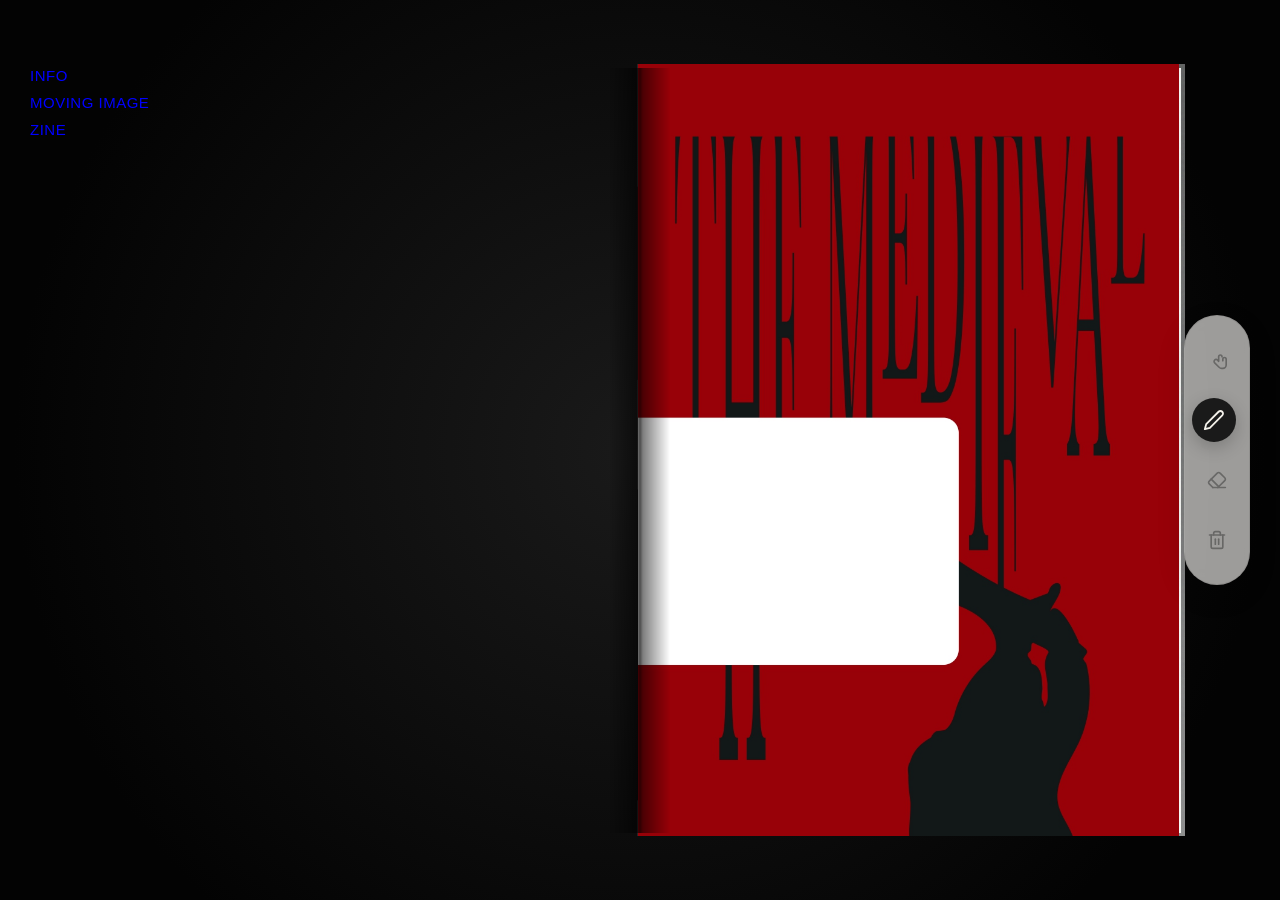
<file: index.html>
<!DOCTYPE html>
<html lang="zh-Hant">
<head>
    <meta charset="utf-8" />
    <meta name="viewport" content="width=device-width, initial-scale=1.0" />
    <title>SHIHCHEN HUANG — THE MEDIEVAL ZINE</title>
    <link rel="stylesheet" href="css/reset.css">
    <link rel="stylesheet" href="css/style.css">
    <style>
        /* 左側導航選單 (極簡、細字體、藍底隱藏文字) */
        .side-nav {
            position: fixed; 
            left: 30px; 
            top: 7.5vh; 
            z-index: 10000;
            display: flex; 
            flex-direction: column; 
            gap: 12px; 
            font-family: "Helvetica Neue", Helvetica, Arial, sans-serif;
            font-weight: 400; 
            font-size: 15px; 
            letter-spacing: 0.5px;
        }
        .side-nav a {
            text-decoration: none; 
            color: #0000FF; 
            padding: 0; 
            line-height: 1; 
            align-self: flex-start; 
            transition: none; 
        }
        .side-nav a:hover {
            background-color: #0000FF; 
            color: #0000FF; 
        }

        /* 終極白邊修復與實體圖層 */
        .page { background-color: transparent !important; box-shadow: none !important; }
        /* 針對那兩頁沒有圖片的內頁，強制補回紙張的米白色與一點點內陰影 */
        .blank-page { background-color: #fdfcf7 !important; box-shadow: inset 0 0 20px rgba(0,0,0,0.05) !important; }

        .base-img, .tracing-wrapper { width: 100.8%; height: 100.8%; top: -0.4%; left: -0.4%; object-fit: cover; }
        .page-canvas { position: absolute; top: 0; left: 0; width: 100%; height: 100%; z-index: 20; pointer-events: none; mix-blend-mode: multiply; }

        /* 右側膠囊工具列 */
        .material-palette {
            position: fixed; right: 30px; top: 50%; transform: translateY(-50%); 
            z-index: 10000; display: flex; flex-direction: column; gap: 20px;
            background: rgba(240, 238, 235, 0.65); padding: 24px 12px; 
            border-radius: 50px; backdrop-filter: blur(12px); -webkit-backdrop-filter: blur(12px);
            border: 1px solid rgba(0, 0, 0, 0.08); box-shadow: 0 10px 30px rgba(0,0,0,0.1);
        }
        .material-btn {
            width: 40px; height: 40px; cursor: pointer; border-radius: 50%;
            display: flex; align-items: center; justify-content: center;
            transition: all 0.3s cubic-bezier(0.25, 1, 0.3, 1); opacity: 0.4;
        }
        .material-btn svg { width: 20px; height: 20px; fill: none; stroke: #1a1a1a; stroke-width: 2; stroke-linecap: round; stroke-linejoin: round; }
        .material-btn:hover { transform: translateX(-3px) scale(1.1); opacity: 0.8; background: rgba(255,255,255,0.5); }
        .material-btn.active { opacity: 1; background: #1a1a1a; transform: translateX(-3px) scale(1.1); box-shadow: 0 5px 15px rgba(0,0,0,0.2); }
        .material-btn.active svg { stroke: #f4f1ea; }
        .material-btn.trash:hover { background: #d9453b; opacity: 1; }
        .material-btn.trash:hover svg { stroke: #fff; }

        /* 手機版自適應 */
        @media (max-width: 800px) {
            .book { width: 95vw; height: auto; max-height: 70vh; } 
            .side-nav { top: 15px; left: 15px; font-size: 14px; gap: 8px; }
            .material-palette {
                right: 50%; top: auto; bottom: 20px; transform: translateX(50%);
                flex-direction: row; padding: 12px 24px; gap: 15px;
            }
            .material-btn:hover, .material-btn.active { transform: translateY(-3px) scale(1.1); }
        }
    </style>
</head>
<body>

    <nav class="side-nav">
        <a href="info.html">INFO</a>
        <a href="moving-image.html">MOVING IMAGE</a>
        <a href="index.html">ZINE</a>
    </nav>

    <div class="book-scene">
        <div class="book" id="zine-book">
            <div class="leaf"><div class="page front"><img src="image/cover.jpg" class="base-img" alt="封面"></div><div class="page back blank-page"></div></div>
            <div class="leaf"><div class="page front"><img src="image/page1.jpg" class="base-img" alt="Page 1"></div><div class="page back"><img src="image/page2.jpg" class="base-img" alt="Page 2"><div class="tracing-wrapper bound-left"><div class="tracing-texture"></div><img src="image/page3.png" class="tracing-img" alt="Page 3"><div class="tracing-gloss"></div></div></div></div>
            <div class="leaf"><div class="page front"><img src="image/page5.jpg" class="base-img" alt="Page 5"><div class="tracing-wrapper bound-right"><div class="tracing-texture"></div><img src="image/page4.png" class="tracing-img" alt="Page 4"><div class="tracing-gloss"></div></div></div><div class="page back"><img src="image/page6.jpg" class="base-img" alt="Page 6"></div></div>
            <div class="leaf"><div class="page front"><img src="image/page7.jpg" class="base-img" alt="Page 7"></div><div class="page back"><img src="image/page8.jpg" class="base-img" alt="Page 8"></div></div>
            <div class="leaf"><div class="page front"><img src="image/page9.jpg" class="base-img" alt="Page 9"></div><div class="page back"><img src="image/page10.jpg" class="base-img" alt="Page 10"></div></div>
            <div class="leaf"><div class="page front"><img src="image/page11.jpg" class="base-img" alt="Page 11"></div><div class="page back"><img src="image/page12.jpg" class="base-img" alt="Page 12"></div></div>
            <div class="leaf"><div class="page front"><img src="image/page13.jpg" class="base-img" alt="Page 13"></div><div class="page back"><img src="image/page14.jpg" class="base-img" alt="Page 14"></div></div>
            <div class="leaf"><div class="page front"><img src="image/page15.jpg" class="base-img" alt="Page 15"></div><div class="page back"><img src="image/page16.jpg" class="base-img" alt="Page 16"></div></div>
            <div class="leaf"><div class="page front"><img src="image/page17.jpg" class="base-img" alt="Page 17"></div><div class="page back"><img src="image/page18.jpg" class="base-img" alt="Page 18"></div></div>
            <div class="leaf"><div class="page front"><img src="image/page19.jpg" class="base-img" alt="Page 19"></div><div class="page back"><img src="image/page20.jpg" class="base-img" alt="Page 20"></div></div>
            <div class="leaf"><div class="page front"><img src="image/page21.jpg" class="base-img" alt="Page 21"></div><div class="page back"><img src="image/page22.jpg" class="base-img" alt="Page 22"></div></div>
            <div class="leaf"><div class="page front"><img src="image/page23.jpg" class="base-img" alt="Page 23"></div><div class="page back"><img src="image/page24.jpg" class="base-img" alt="Page 24"></div></div>
            <div class="leaf"><div class="page front"><img src="image/page25.jpg" class="base-img" alt="Page 25"></div><div class="page back"><img src="image/page26.jpg" class="base-img" alt="Page 26"></div></div>
            <div class="leaf"><div class="page front blank-page"></div><div class="page back"><img src="image/backcover.jpg" class="base-img" alt="封底"></div></div>
        </div>
    </div>

    <div class="material-palette">
        <div id="tool-none" class="material-btn" onclick="setZineTool('none')" title="翻閱模式"><svg viewBox="0 0 24 24"><path d="M18 8a2 2 0 1 0-4 0v5.6L12.5 12a2.3 2.3 0 0 0-3.3 0 2.4 2.4 0 0 0 0 3.4l5.3 5.3c.8.8 2 1.3 3.2 1.3H19a4 4 0 0 0 4-4v-7a2 2 0 1 0-4 0v2"/></svg></div>
        <div id="tool-pen" class="material-btn active" onclick="setZineTool('pen')" title="碳粉筆"><svg viewBox="0 0 24 24"><path d="M17 3a2.828 2.828 0 1 1 4 4L7.5 20.5 2 22l1.5-5.5L17 3z"/></svg></div>
        <div id="tool-eraser" class="material-btn" onclick="setZineTool('eraser')" title="橡皮擦"><svg viewBox="0 0 24 24"><path d="m7 21-4.3-4.3c-1-1-1-2.5 0-3.4l9.6-9.6c1-1 2.5-1 3.4 0l5.6 5.6c1 1 1 2.5 0 3.4L13 21"/><path d="M22 21H7"/><path d="m5 11 9 9"/></svg></div>
        <div class="material-btn trash" onclick="clearCanvas()" title="撕除重置"><svg viewBox="0 0 24 24"><path d="M3 6h18"/><path d="M19 6v14c0 1-1 2-2 2H7c-1 0-2-1-2-2V6"/><path d="M8 6V4c0-1 1-2 2-2h4c1 0 2 1 2 2v2"/><line x1="10" y1="11" x2="10" y2="17"/><line x1="14" y1="11" x2="14" y2="17"/></svg></div>
    </div>

    <script>
        document.addEventListener('DOMContentLoaded', () => {
            const leaves = document.querySelectorAll('.leaf');
            let totalLeaves = leaves.length;

            leaves.forEach((leaf, index) => {
                leaf.style.zIndex = totalLeaves - index;
                leaf.addEventListener('click', function(e) {
                    if (window.isDrawingMode) return; 
                    if (this.classList.contains('flipped')) {
                        this.classList.remove('flipped');
                        setTimeout(() => { this.style.zIndex = totalLeaves - index; }, 400); 
                    } else {
                        this.classList.add('flipped');
                        setTimeout(() => { this.style.zIndex = index + 1; }, 400);
                    }
                });
            });

            window.currentTool = 'pen'; 
            window.isDrawingMode = true; 
            let isDrawing = false;
            let lastX = 0, lastY = 0;

            function randomGaussian(mean = 0, stdev = 1) {
                let u = 1 - Math.random(), v = Math.random();
                let z = Math.sqrt(-2.0 * Math.log(u)) * Math.cos(2.0 * Math.PI * v);
                return z * stdev + mean;
            }

            const pages = document.querySelectorAll('.page');
            pages.forEach(page => {
                const canvas = document.createElement('canvas');
                canvas.className = 'page-canvas';
                page.appendChild(canvas);
                const ctx = canvas.getContext('2d');

                const resizeCanvas = () => {
                    canvas.width = page.offsetWidth * 2;
                    canvas.height = page.offsetHeight * 2;
                    ctx.scale(2, 2);
                };
                setTimeout(resizeCanvas, 100);
                window.addEventListener('resize', resizeCanvas);

                canvas.addEventListener('mousedown', (e) => {
                    if (window.currentTool === 'none') return;
                    isDrawing = true; lastX = e.offsetX; lastY = e.offsetY;
                });

                canvas.addEventListener('mousemove', (e) => {
                    if (!isDrawing || window.currentTool === 'none') return;
                    const x = e.offsetX, y = e.offsetY;

                    if (window.currentTool === 'pen') {
                        ctx.globalCompositeOperation = 'source-over';
                        ctx.fillStyle = 'rgba(25, 25, 25, 0.4)'; 
                        const speed = Math.hypot(x - lastX, y - lastY);
                        const particleCount = Math.max(2, 12 - speed * 0.15); 
                        for (let step = 0; step <= 1; step += 0.1) {
                            let lerpX = lastX + (x - lastX) * step; let lerpY = lastY + (y - lastY) * step;
                            for (let i = 0; i < particleCount; i++) {
                                let offsetX = randomGaussian(0, 1.8); let offsetY = randomGaussian(0, 1.8);
                                let pSize = Math.random() * 1.5 + 0.5;
                                ctx.beginPath(); ctx.arc(lerpX + offsetX, lerpY + offsetY, pSize, 0, Math.PI * 2); ctx.fill();
                            }
                        }
                    } else if (window.currentTool === 'eraser') {
                        ctx.globalCompositeOperation = 'destination-out'; ctx.lineWidth = 30; ctx.lineCap = 'round';
                        ctx.beginPath(); ctx.moveTo(lastX, lastY); ctx.lineTo(x, y); ctx.stroke();
                    }
                    lastX = x; lastY = y;
                });

                canvas.addEventListener('mouseup', () => isDrawing = false);
                canvas.addEventListener('mouseleave', () => isDrawing = false);
            });

            window.setZineTool = (tool) => {
                window.currentTool = tool; window.isDrawingMode = (tool !== 'none');
                document.querySelectorAll('.page-canvas').forEach(canvas => { canvas.style.pointerEvents = tool === 'none' ? 'none' : 'auto'; });
                document.body.style.cursor = tool === 'none' ? 'default' : (tool === 'pen' ? 'crosshair' : 'cell');
                document.querySelectorAll('.material-btn').forEach(btn => btn.classList.remove('active'));
                let activeBtn = document.getElementById(`tool-${tool}`);
                if (activeBtn) activeBtn.classList.add('active');
            };

            window.clearCanvas = () => {
                document.querySelectorAll('.page-canvas').forEach(canvas => {
                    const ctx = canvas.getContext('2d'); ctx.clearRect(0, 0, canvas.width, canvas.height);
                });
            };

            setZineTool('pen');
        });
    </script>
</body>
</html>
</file>
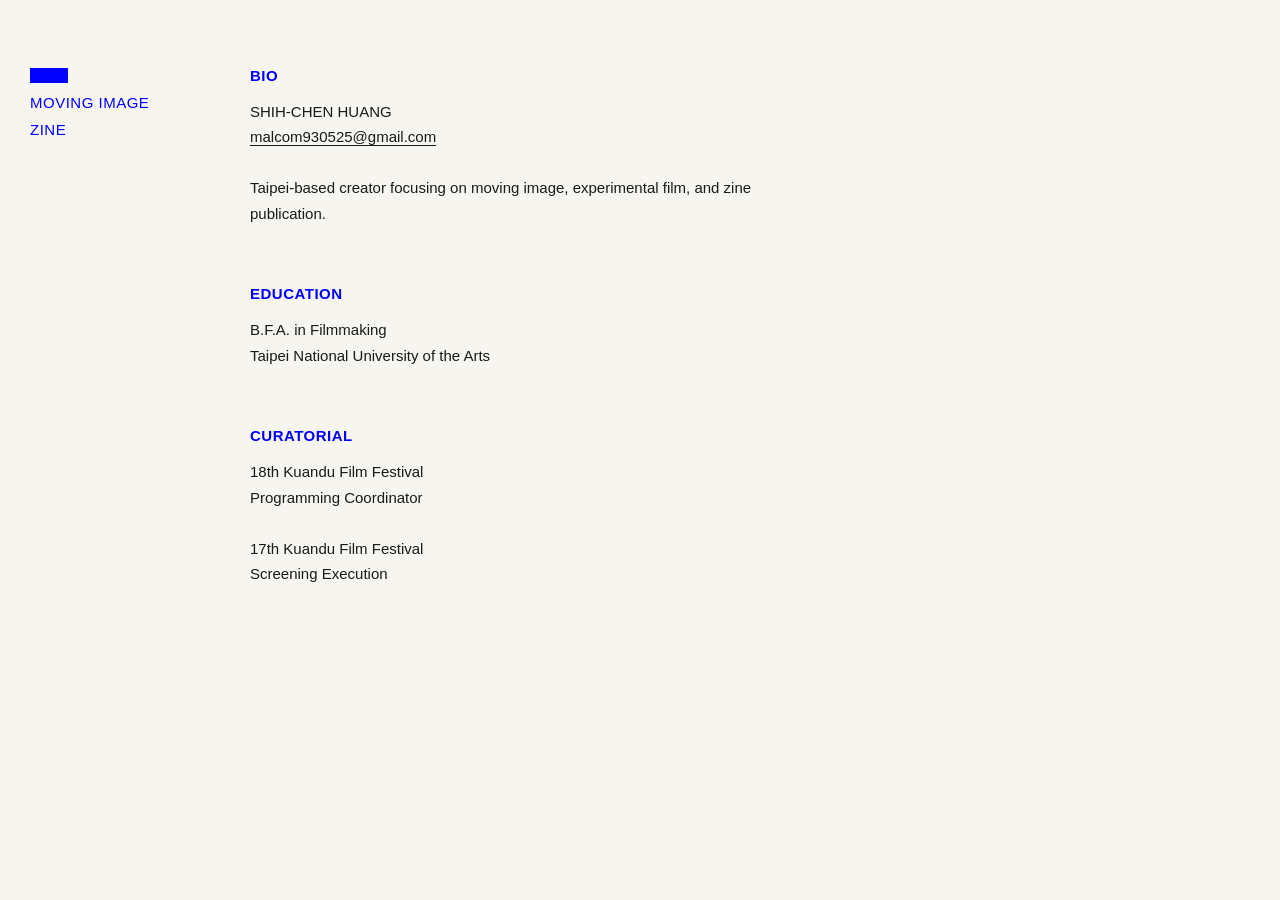
<file: info.html>
<!DOCTYPE html>
<html lang="zh-Hant">
<head>
    <meta charset="utf-8" />
    <meta name="viewport" content="width=device-width, initial-scale=1.0" />
    <title>SHIHCHEN HUANG — INFO</title>
    <link rel="stylesheet" href="css/reset.css">
    <style>
        body { background-color: #f7f5f0; margin: 0; padding: 0; overflow-x: hidden; }

        /* 左側導航選單 */
        .side-nav {
            position: fixed; left: 30px; top: 7.5vh; z-index: 10000; display: flex; flex-direction: column; gap: 12px; 
            font-family: "Helvetica Neue", Helvetica, Arial, sans-serif; font-weight: 400; font-size: 15px; letter-spacing: 0.5px;
        }
        .side-nav a { text-decoration: none; color: #0000FF; padding: 0; line-height: 1; align-self: flex-start; transition: none; }
        .side-nav a:hover, .side-nav a.active { background-color: #0000FF; color: #0000FF; }

        /* 資訊排版區域 */
        .info-container {
            /* top: 7.5vh 完美對齊左側選單的 INFO，left: 250px 增加與目錄的距離 */
            padding: 7.5vh 40px 80px 250px; 
            max-width: 800px;
            font-family: "Helvetica Neue", Helvetica, Arial, sans-serif;
            color: #1a1a1a;
        }

        .info-block {
            margin-bottom: 60px;
        }

        .info-block h2 {
            font-size: 15px; /* 與左側目錄字級一致 */
            font-weight: bold;
            color: #0000FF; /* 藍色標題呼應風格 */
            text-transform: uppercase;
            margin: 0 0 16px 0; /* 移除上方 margin 確保頂部切齊 */
            letter-spacing: 0.5px;
            line-height: 1;
        }

        .info-block p {
            font-size: 15px;
            line-height: 1.7; /* 增加行高讓英文閱讀更舒適高級 */
            margin: 0;
            font-weight: 400;
        }

        .info-block a {
            color: #1a1a1a;
            text-decoration: none;
            border-bottom: 1px solid #1a1a1a;
            transition: color 0.2s ease, border-color 0.2s ease;
        }

        .info-block a:hover {
            color: #0000FF;
            border-bottom: 1px solid #0000FF;
        }

        /* 手機版自適應 */
        @media (max-width: 800px) {
            .info-container {
                padding: 100px 30px 60px 30px;
                margin-left: 0;
            }
        }
    </style>
</head>
<body>

    <nav class="side-nav">
        <a href="info.html" class="active">INFO</a>
        <a href="moving-image.html">MOVING IMAGE</a>
        <a href="index.html">ZINE</a>
    </nav>

    <div class="info-container">
        
        <div class="info-block">
            <h2>BIO</h2>
            <p>
                SHIH-CHEN HUANG<br>
                <a href="mailto:malcom930525@gmail.com">malcom930525@gmail.com</a><br><br>
                Taipei-based creator focusing on moving image, experimental film, and zine publication.
            </p>
        </div>

        <div class="info-block">
            <h2>EDUCATION</h2>
            <p>
                B.F.A. in Filmmaking<br>
                Taipei National University of the Arts
            </p>
        </div>

        <div class="info-block">
            <h2>CURATORIAL</h2>
            <p>
                18th Kuandu Film Festival<br>
                Programming Coordinator<br><br>
                17th Kuandu Film Festival<br>
                Screening Execution
            </p>
        </div>

    </div>

</body>
</html>
</file>
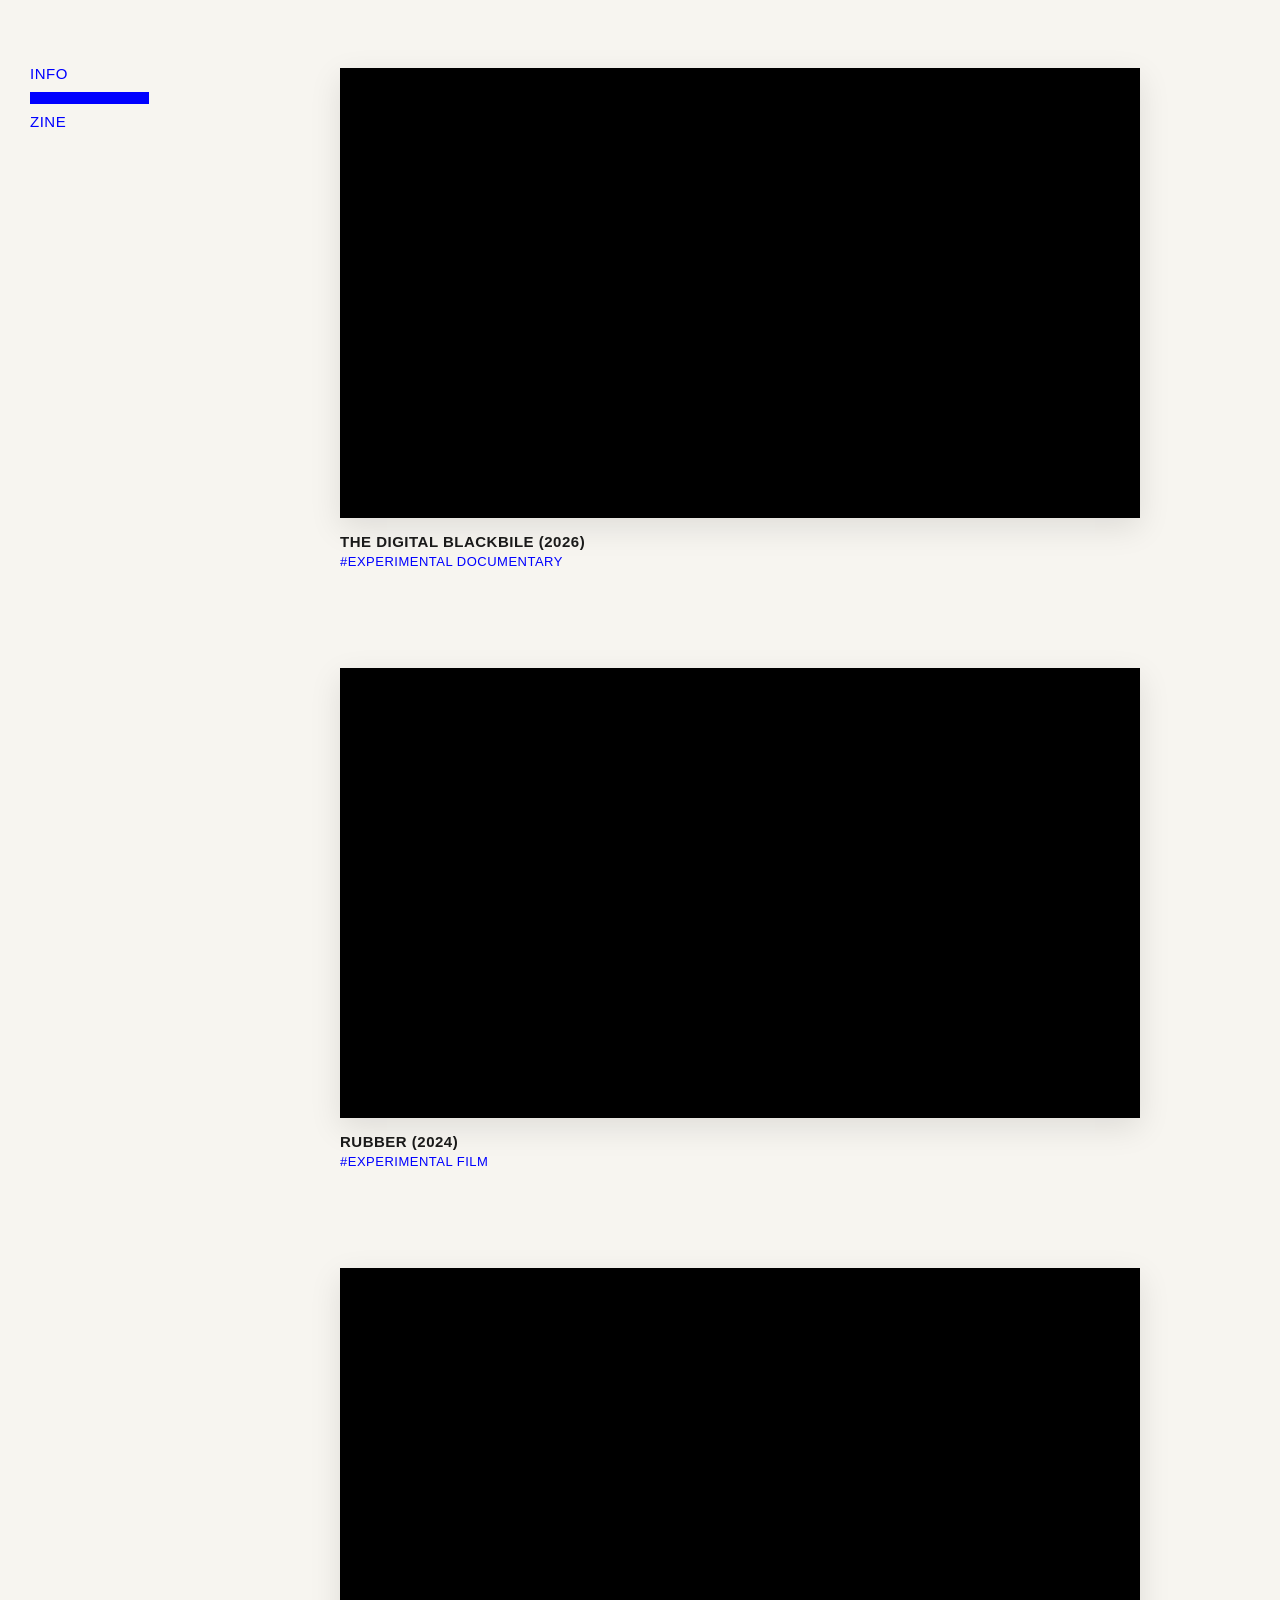
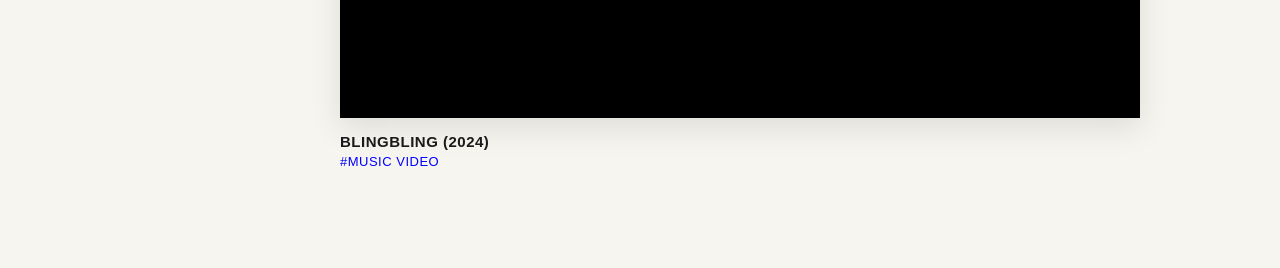
<file: moving-image.html>
<!DOCTYPE html>
<html lang="zh-Hant">
<head>
    <meta charset="utf-8" />
    <meta name="viewport" content="width=device-width, initial-scale=1.0" />
    <title>SHIHCHEN HUANG — MOVING IMAGE</title>
    <link rel="stylesheet" href="css/reset.css">
    <style>
        body { background-color: #f7f5f0; margin: 0; padding: 0; overflow-x: hidden; }

        /* 左側導航選單：切齊書本上緣、藍色貼齊底塊 */
        .side-nav {
            position: fixed; left: 30px; top: 7.5vh; z-index: 10000; display: flex; flex-direction: column; gap: 12px; 
            font-family: "Helvetica Neue", Helvetica, Arial, sans-serif; font-weight: 400; font-size: 15px; letter-spacing: 0.5px;
        }
        .side-nav a { 
            text-decoration: none; color: #0000FF; align-self: flex-start; transition: none; 
            padding: 0; line-height: 0.8; background-color: transparent;
        }
        .side-nav a:hover, .side-nav a.active { background-color: #0000FF; color: #0000FF; }

        /* 影片排版容器 */
        .video-container {
            display: flex; flex-direction: column; align-items: center; gap: 100px; 
            padding: 7.5vh 20px 100px 20px; margin-left: 200px; 
        }
        
        .video-item {
            display: flex; flex-direction: column; width: 70vw; max-width: 800px;     
        }

        .video-wrapper {
            width: 100%; aspect-ratio: 16 / 9; background-color: #000; 
            box-shadow: 0 10px 30px rgba(0,0,0,0.1); margin-bottom: 16px; 
        }
        .video-wrapper iframe { width: 100%; height: 100%; border: none; }

        /* 影片資訊文字 */
        .video-info {
            display: flex; flex-direction: column; gap: 6px;
            font-family: "Helvetica Neue", Helvetica, Arial, sans-serif;
        }
        .video-title {
            font-size: 15px; font-weight: bold; color: #1a1a1a; text-transform: uppercase; letter-spacing: 0.5px; line-height: 1;
        }
        .video-tags {
            font-size: 13px; color: #0000FF; text-transform: uppercase; letter-spacing: 0.5px; line-height: 1;
        }

        @media (max-width: 800px) {
            .video-container { margin-left: 0; padding-top: 100px; gap: 80px; }
            .video-item { width: 90vw; }
        }
    </style>
</head>
<body>

    <nav class="side-nav">
        <a href="info.html">INFO</a>
        <a href="moving-image.html" class="active">MOVING IMAGE</a>
        <a href="index.html">ZINE</a>
    </nav>

    <div class="video-container">
        
        <!-- 影片 1 -->
        <div class="video-item">
            <div class="video-wrapper">
                <iframe src="https://www.youtube.com/embed/DtWbzhl8wXg" allow="accelerometer; autoplay; clipboard-write; encrypted-media; gyroscope; picture-in-picture" allowfullscreen></iframe>
            </div>
            <div class="video-info">
                <div class="video-title">THE DIGITAL BLACKBILE (2026)</div>
                <div class="video-tags">#EXPERIMENTAL DOCUMENTARY</div>
            </div>
        </div>

        <!-- 影片 2 -->
        <div class="video-item">
            <div class="video-wrapper">
                <iframe src="https://www.youtube.com/embed/TXRBJR6PuPg" allow="accelerometer; autoplay; clipboard-write; encrypted-media; gyroscope; picture-in-picture" allowfullscreen></iframe>
            </div>
            <div class="video-info">
                <div class="video-title">RUBBER (2024)</div>
                <div class="video-tags">#EXPERIMENTAL FILM</div>
            </div>
        </div>

        <!-- 影片 3 -->
        <div class="video-item">
            <div class="video-wrapper">
                <iframe src="https://www.youtube.com/embed/dgWeT6d-FDI" allow="accelerometer; autoplay; clipboard-write; encrypted-media; gyroscope; picture-in-picture" allowfullscreen></iframe>
            </div>
            <div class="video-info">
                <div class="video-title">BLINGBLING (2024)</div>
                <div class="video-tags">#MUSIC VIDEO</div>
            </div>
        </div>

    </div>

</body>
</html>
</file>
<file: css/style.css>
/* ==========================================================
   STYLE.CSS - 3D 實體書引擎 & 描圖紙「重力貼合」引擎
   ========================================================== */
@import url('https://fonts.googleapis.com/css2?family=Cormorant+Garamond:ital,wght@0,400;0,600;1,400&display=swap');

:root {
    /* 【重要】圖檔比例 = (單張圖片寬度 * 2) / 單張圖片高度 */
    --spread-ratio: 2000 / 1414; 
}

body {
    background-color: #080808; margin: 0; padding: 0;
    width: 100vw; height: 100vh; overflow: hidden;
    display: flex; justify-content: center; align-items: center;
    background-image: radial-gradient(circle at 50% 50%, #1a1a1a 0%, #030303 80%);
}

.book-scene {
    width: 100vw; height: 100vh; display: flex; 
    justify-content: center; align-items: center; perspective: 3000px;
}

.book { 
    height: 85vh; max-height: 900px; max-width: 95vw;
    aspect-ratio: var(--spread-ratio); 
    position: relative; transform-style: preserve-3d; 
}

.book::after {
    content: ""; position: absolute; top: 0; left: 50%; width: 60px; height: 100%;
    transform: translateX(-50%);
    background: linear-gradient(to right, rgba(0,0,0,0) 0%, rgba(0,0,0,0.5) 45%, rgba(0,0,0,0.7) 50%, rgba(0,0,0,0.5) 55%, rgba(0,0,0,0) 100%);
    pointer-events: none; z-index: 9999;
}

.leaf {
    position: absolute; right: 0; width: 50%; height: 100%;
    transform-style: preserve-3d; transform-origin: left center;
    transition: transform 1.2s cubic-bezier(0.25, 1, 0.3, 1); cursor: pointer;
}
.leaf.flipped { transform: rotateY(-180deg); }

.page {
    position: absolute; width: 100%; height: 100%;
    backface-visibility: hidden; background-color: #fdfcf7; 
    box-shadow: inset 0 0 20px rgba(0,0,0,0.05);
}
.page.front { transform: rotateY(0deg); }
.page.back { transform: rotateY(180deg); }

.page::after {
    content: ""; position: absolute; top: 0; left: 0; width: 100%; height: 100%;
    background: linear-gradient(to right, rgba(0,0,0,0.25) 0%, rgba(0,0,0,0) 15%);
    pointer-events: none; transition: opacity 1s ease; opacity: 0; z-index: 10;
}
.leaf.flipped .page.front::after { opacity: 1; }
.leaf:not(.flipped) .page.back::after { opacity: 1; }

.base-img {
    position: absolute; top: 0; left: 0; width: 100%; height: 100%;
    object-fit: cover; z-index: 1; 
}

/* ==========================================================
   究極物理描圖紙 (Tracing Paper Material Engine)
   ========================================================== */
.tracing-wrapper {
    position: absolute; top: 0; left: 0; width: 100%; height: 100%;
    z-index: 5; pointer-events: none; overflow: hidden;
    
    /* 加入柔和的物理彈性，讓「蓋下去」的動作有緩衝感 */
    transition: transform 0.8s cubic-bezier(0.25, 1, 0.4, 1), filter 0.8s ease;
}

.tracing-texture {
    position: absolute; top: 0; left: 0; width: 100%; height: 100%;
    background-color: rgba(235, 238, 240, 0.25); 
    backdrop-filter: blur(1px) brightness(0.95); 
    -webkit-backdrop-filter: blur(1px) brightness(0.95);
    background-image: url('data:image/svg+xml;utf8,<svg viewBox="0 0 200 200" xmlns="http://www.w3.org/2000/svg"><filter id="noiseFilter"><feTurbulence type="fractalNoise" baseFrequency="0.75" numOctaves="3" stitchTiles="stitch"/></filter><rect width="100%" height="100%" filter="url(%23noiseFilter)" opacity="0.08"/></svg>');
}

.tracing-img {
    position: absolute; top: 0; left: 0; width: 100%; height: 100%; object-fit: cover;
}

.tracing-gloss {
    position: absolute; top: 0; left: 0; width: 100%; height: 100%;
    background: linear-gradient(110deg, rgba(255,255,255,0) 20%, rgba(255,255,255,0.4) 50%, rgba(255,255,255,0) 80%);
    background-size: 250% 100%; mix-blend-mode: overlay;
    transition: background-position 0.8s ease;
}

/* ==========================================================
   重力貼合引擎 (Gravity Cover Animation)
   ========================================================== */

/* ── 裝訂與動畫基礎 ── */
.tracing-wrapper.bound-left {
    right: 0; left: auto; transform-origin: center right;
    animation: gravity-cover-left 8s cubic-bezier(0.4, 0, 0.2, 1) infinite;
}
.tracing-wrapper.bound-right {
    left: 0; right: auto; transform-origin: center left;
    /* 秒數故意設得跟左邊一模一樣，讓它們像翅膀一樣「同時蓋下去」 */
    animation: gravity-cover-right 8s cubic-bezier(0.4, 0, 0.2, 1) infinite;
}

/* ── 觸覺互動：滑鼠移入掀開，移出時重力蓋下 ── */
/* 當滑鼠移到左半頁/右半頁時，暫停自動播放，改為手動掀起 */
.page.back:hover .tracing-wrapper.bound-left,
.page.front:hover .tracing-wrapper.bound-right {
    animation: none; 
}
.page.back:hover .tracing-wrapper.bound-left {
    transform: perspective(1500px) rotateY(-15deg) skewY(1deg);
    filter: drop-shadow(-15px 10px 15px rgba(0,0,0,0.3));
}
.page.front:hover .tracing-wrapper.bound-right {
    transform: perspective(1500px) rotateY(15deg) skewY(-1deg);
    filter: drop-shadow(15px 10px 15px rgba(0,0,0,0.3));
}

/* ── 定義「蓋下去」的自動動畫節奏 ── */
@keyframes gravity-cover-left {
    0%, 15% { 
        /* 初始狀態：被輕輕掀起 */
        transform: perspective(1500px) rotateY(-12deg) skewY(1deg); 
        filter: drop-shadow(-12px 8px 12px rgba(0,0,0,0.25)); 
    }
    40%, 75% { 
        /* 核心動作：完全蓋下、貼平底頁、陰影消失 */
        transform: perspective(1500px) rotateY(0deg) skewY(0deg); 
        filter: drop-shadow(0px 0px 0px rgba(0,0,0,0)); 
    }
    100% { 
        /* 再次掀起 */
        transform: perspective(1500px) rotateY(-12deg) skewY
</file>
